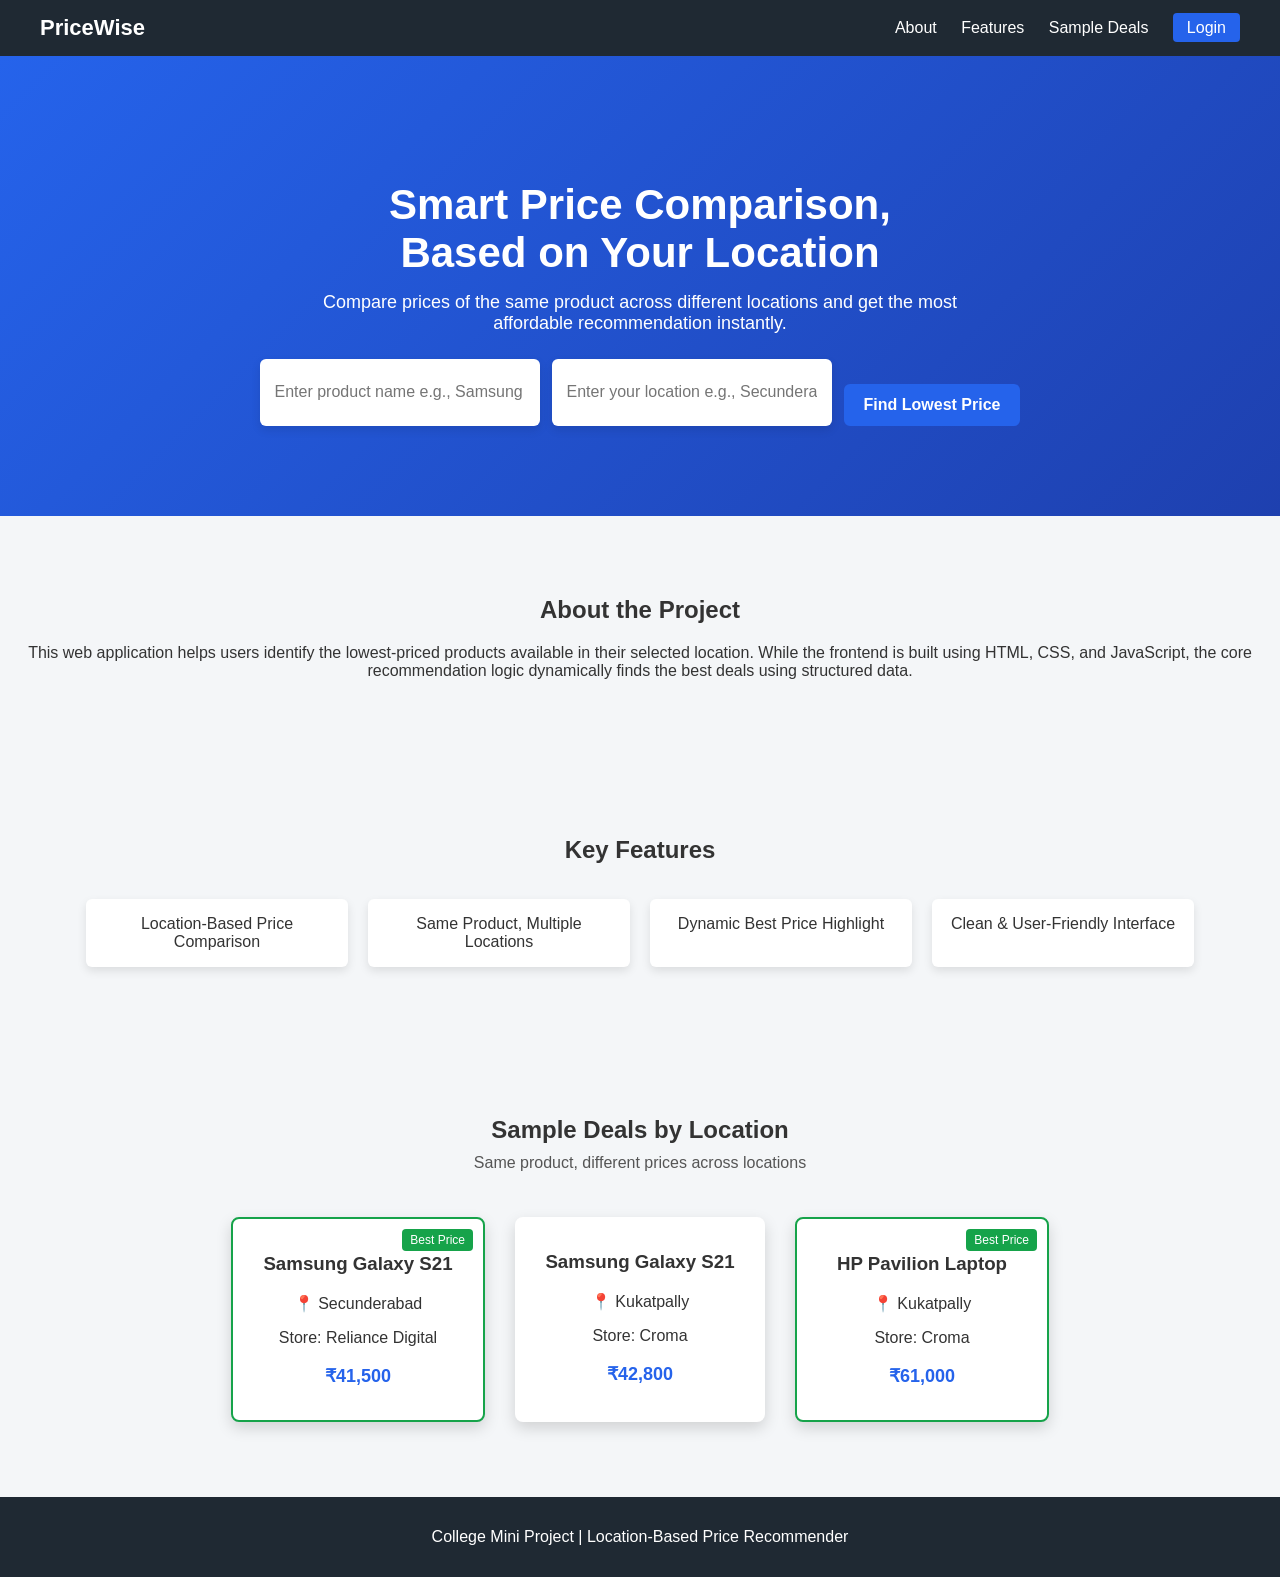
<file: fwd/index.html>
<!DOCTYPE html>
<html lang="en">
<head>
    <meta charset="UTF-8">
    <title>Location-Based Price Recommender System | PriceWise</title>
    <link rel="stylesheet" href="style.css">
</head>
<body>

<!-- ===== NAVBAR ===== -->
<header class="navbar">
    <h2 class="logo">PriceWise</h2>
    <nav>
        <a href="#about">About</a>
        <a href="#features">Features</a>
        <a href="#deals">Sample Deals</a>
        <a href="login.html" class="nav-btn">Login</a>
    </nav>
</header>

<!-- ===== HERO SECTION ===== -->
<section class="hero">
    <div class="hero-text">
        <h1>Smart Price Comparison,<br>Based on Your Location</h1>
        <p>
            Compare prices of the same product across different locations and
            get the most affordable recommendation instantly.
        </p>

        <!-- ===== HERO SEARCH FORM ===== -->
        <div class="hero-search">
            <input type="text" id="heroProduct" placeholder="Enter product name e.g., Samsung Galaxy S21">
            <input type="text" id="heroLocation" placeholder="Enter your location e.g., Secunderabad">
            <button onclick="heroSearch()">Find Lowest Price</button>
        </div>
    </div>
</section>

<!-- ===== ABOUT SECTION ===== -->
<section class="about" id="about">
    <h2>About the Project</h2>
    <p>
        This web application helps users identify the lowest-priced products
        available in their selected location. While the frontend is built using
        HTML, CSS, and JavaScript, the core recommendation logic dynamically
        finds the best deals using structured data.
    </p>
</section>

<!-- ===== FEATURES SECTION ===== -->
<section class="features" id="features">
    <h2>Key Features</h2>
    <div class="feature-box">
        <div class="feature">Location-Based Price Comparison</div>
        <div class="feature">Same Product, Multiple Locations</div>
        <div class="feature">Dynamic Best Price Highlight</div>
        <div class="feature">Clean & User-Friendly Interface</div>
    </div>
</section>

<!-- ===== SAMPLE DEALS SECTION ===== -->
<section class="deals" id="deals">
    <h2>Sample Deals by Location</h2>
    <p class="subtitle">Same product, different prices across locations</p>

    <div class="product-section">
        <div class="product-card highlight">
            <h3>Samsung Galaxy S21</h3>
            <p>📍 Secunderabad</p>
            <p>Store: Reliance Digital</p>
            <p class="price">₹41,500</p>
            <span class="tag best">Best Price</span>
        </div>

        <div class="product-card">
            <h3>Samsung Galaxy S21</h3>
            <p>📍 Kukatpally</p>
            <p>Store: Croma</p>
            <p class="price">₹42,800</p>
        </div>

        <div class="product-card highlight">
            <h3>HP Pavilion Laptop</h3>
            <p>📍 Kukatpally</p>
            <p>Store: Croma</p>
            <p class="price">₹61,000</p>
            <span class="tag best">Best Price</span>
        </div>
    </div>
</section>

<!-- ===== FOOTER ===== -->
<footer>
    <p>College Mini Project | Location-Based Price Recommender</p>
</footer>

<script>
/* ===== HERO SEARCH FUNCTION ===== */
function heroSearch() {
    const product = document.getElementById("heroProduct").value.trim();
    const location = document.getElementById("heroLocation").value.trim();

    if (!product || !location) {
        alert("Please enter both product and location!");
        return;
    }

    // Store in localStorage to prefill search in products.html
    localStorage.setItem("searchProduct", product);
    localStorage.setItem("searchLocation", location);

    // Redirect to products page
    window.location.href = "products.html";
}
</script>

</body>
</html>
</file>
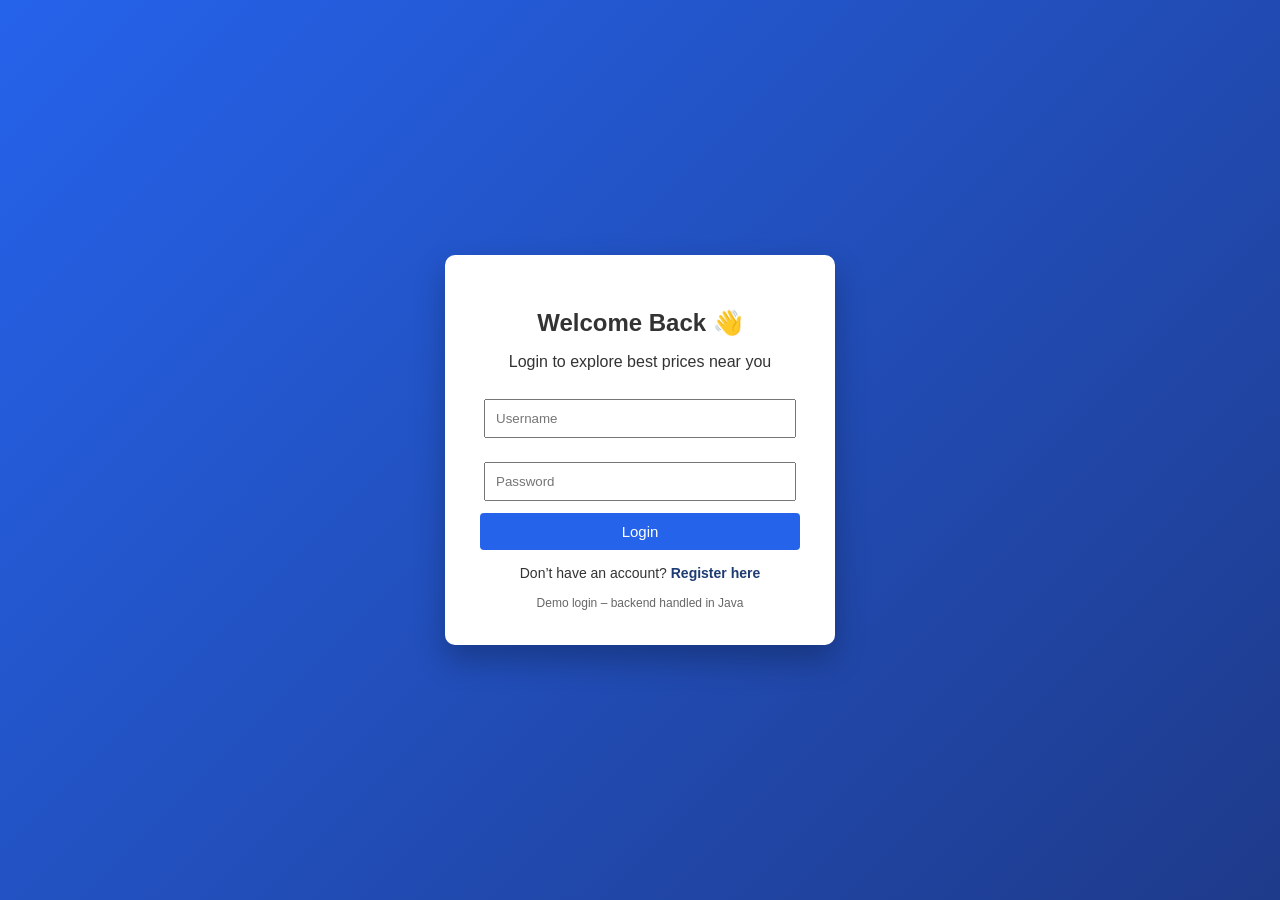
<file: fwd/login.html>
<!DOCTYPE html>
<html lang="en">
<head>
    <meta charset="UTF-8">
    <title>Login | PriceWise</title>
    <link rel="stylesheet" href="style.css">
</head>
<body class="login-body">

<div class="login-box">
    <h2>Welcome Back 👋</h2>
    <p>Login to explore best prices near you</p>

    <input type="text" placeholder="Username">
    <input type="password" placeholder="Password">

    <button onclick="window.location.href='products.html'">Login</button>
    <p class="register-text">
    Don’t have an account?
    <a href="register.html">Register here</a>
</p>

    <span class="login-note">Demo login – backend handled in Java</span>
</div>

</body>
</html>
</file>
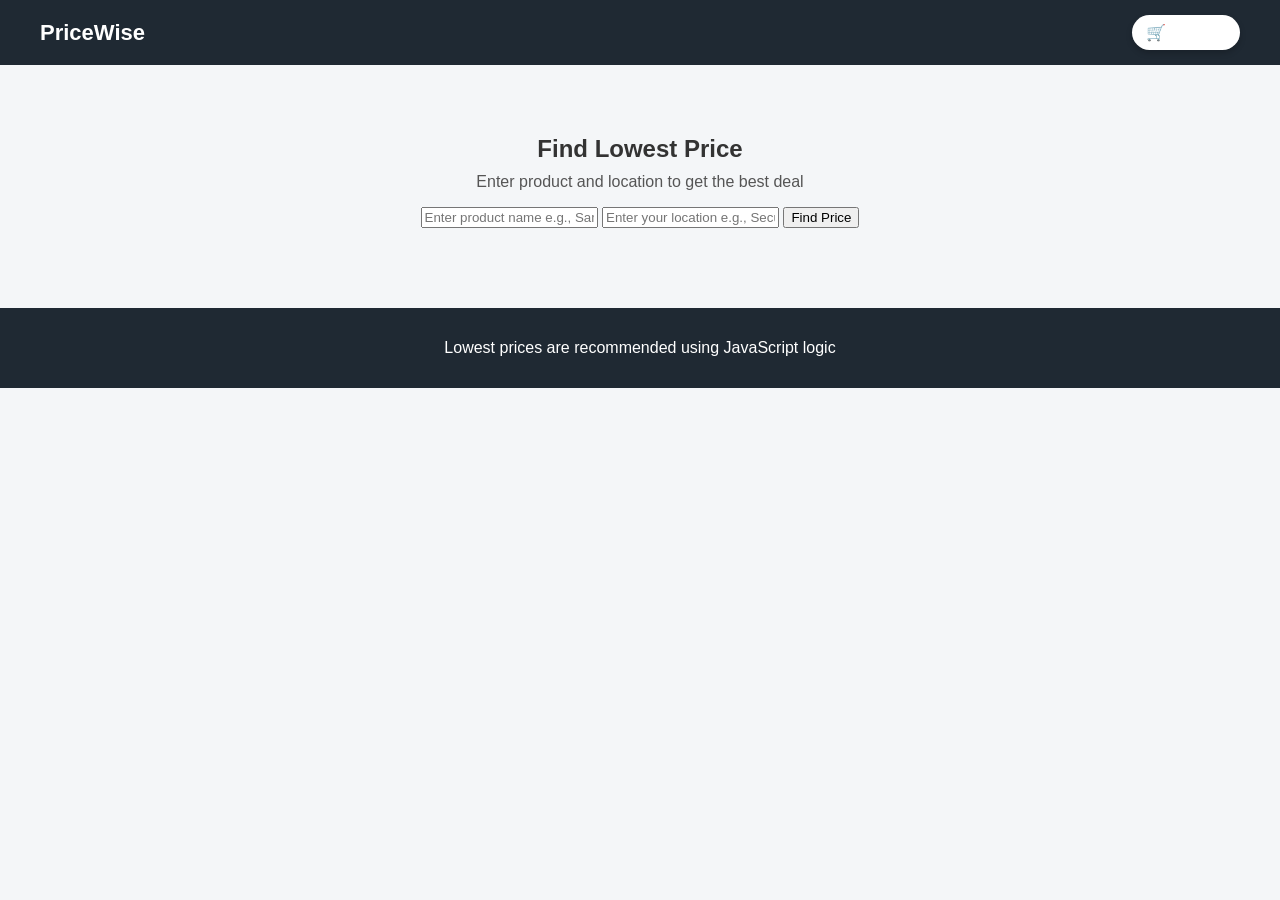
<file: fwd/products.html>
<!DOCTYPE html>
<html lang="en">
<head>
    <meta charset="UTF-8">
    <title>Recommended Products | PriceWise</title>
    <link rel="stylesheet" href="style.css">
</head>
<body>

<header class="navbar">
    <h2 class="logo">PriceWise</h2>
    <div class="cart-icon" onclick="openCart()">🛒 Cart (<span id="cart-count">0</span>)</div>
</header>

<!-- ===== SEARCH SECTION ===== -->
<section class="products-wrapper">
    <h2>Find Lowest Price</h2>
    <p class="subtitle">Enter product and location to get the best deal</p>

    <div class="search-container">
        <input type="text" id="searchProduct" placeholder="Enter product name e.g., Samsung Galaxy S21">
        <input type="text" id="searchLocation" placeholder="Enter your location e.g., Secunderabad">
        <button onclick="searchProduct()">Find Price</button>
    </div>

    <div id="searchResults" class="product-section">
        <!-- Dynamic product cards will appear here -->
    </div>
</section>

<!-- ===== CART MODAL ===== -->
<div class="cart-modal" id="cartModal">
    <div class="cart-content">
        <h2>Your Cart</h2>
        <ul id="cart-items"></ul>
        <p class="total">Total: ₹<span id="total-price">0</span></p>
        <div class="cart-actions">
            <button onclick="closeCart()">Close</button>
            <button class="buy-btn" onclick="buyNow()">Buy Now</button>
        </div>
    </div>
</div>

<script src="script.js"></script>
<footer>
    <p>Lowest prices are recommended using JavaScript logic</p>
</footer>
</body>
</html>
</file>
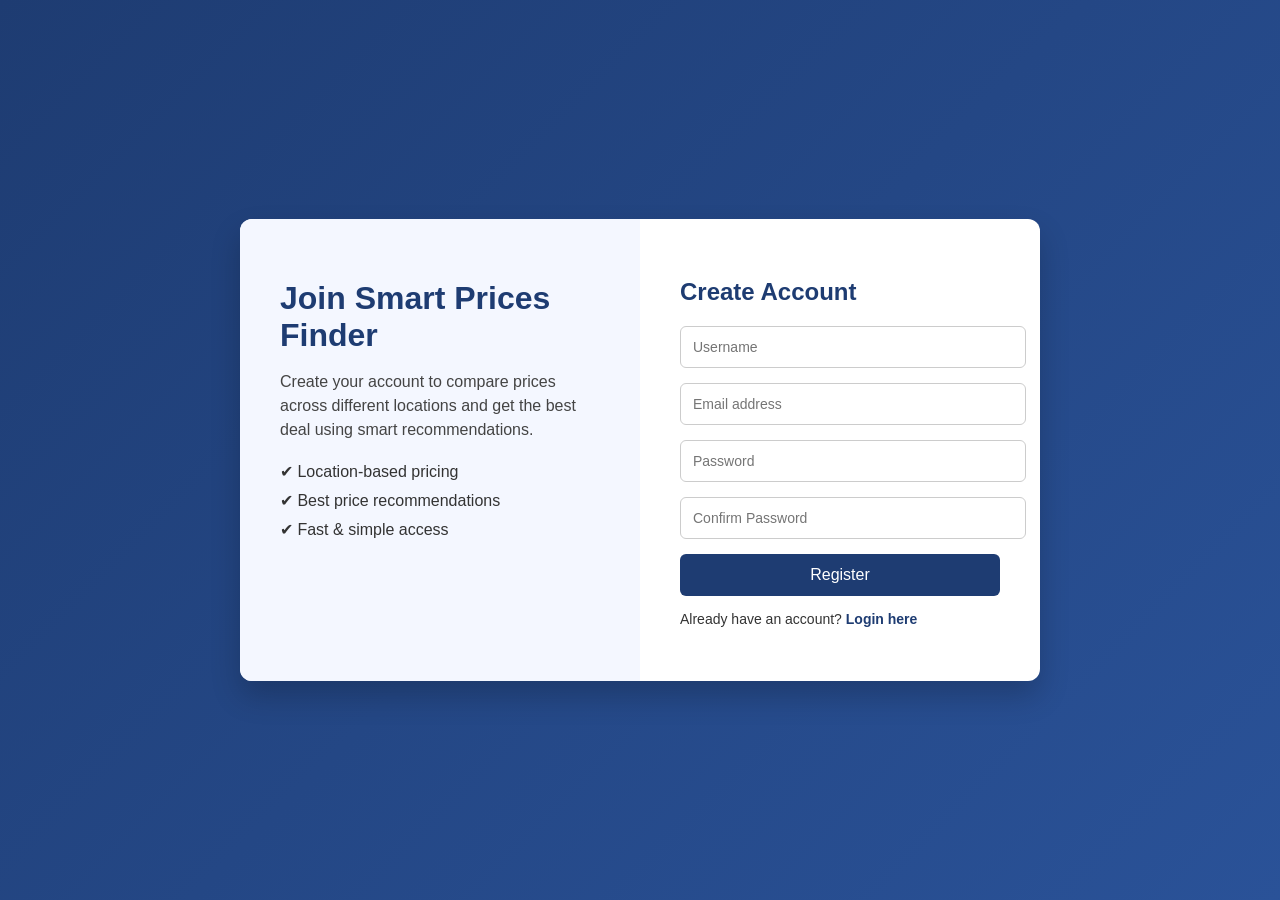
<file: fwd/register.html>
<!DOCTYPE html>
<html lang="en">
<head>
    <meta charset="UTF-8">
    <title>Create Account | Smart Prices Finder</title>
    <link rel="stylesheet" href="style.css">
</head>
<body>

<div class="auth-wrapper">
    <div class="auth-card">

        <!-- Left info panel -->
        <div class="auth-info">
            <h1>Join Smart Prices Finder</h1>
            <p>
                Create your account to compare prices across different locations
                and get the best deal using smart recommendations.
            </p>
            <ul>
                <li>✔ Location-based pricing</li>
                <li>✔ Best price recommendations</li>
                <li>✔ Fast & simple access</li>
            </ul>
        </div>

        <!-- Registration form -->
        <div class="auth-form">
            <h2>Create Account</h2>

            <input type="text" placeholder="Username" required>
            <input type="email" placeholder="Email address" required>
            <input type="password" placeholder="Password" required>
            <input type="password" placeholder="Confirm Password" required>

            <button onclick="register()">Register</button>

            <p class="register-text">
                Already have an account?
                <a href="login.html">Login here</a>
            </p>
        </div>

    </div>
</div>

<script>
function register() {
    alert("Registration successful! Please login.");
    window.location.href = "login.html";
}
</script>

</body>
</html>
</file>
<file: fwd/style.css>
body {
    margin: 0;
    font-family: "Segoe UI", Arial, sans-serif;
    background-color: #f4f6f8;
    color: #333;
}

/* NAVBAR */
.navbar {
    background-color: #1f2933;
    padding: 15px 40px;
    display: flex;
    justify-content: space-between;
    align-items: center;
    color: white;
}

.logo {
    margin: 0;
    font-size: 22px;
}

.navbar nav a {
    color: white;
    margin-left: 20px;
    text-decoration: none;
    font-weight: 500;
}

.nav-btn {
    background-color: #2563eb;
    padding: 6px 14px;
    border-radius: 4px;
}

/* HERO */
.hero {
    background: linear-gradient(135deg, #2563eb, #1e40af);
    color: white;
    padding: 90px 20px;
    text-align: center;
}

.hero h1 {
    font-size: 42px;
    margin-bottom: 15px;
}

.hero p {
    font-size: 18px;
    max-width: 650px;
    margin: auto;
}

.hero button {
    margin-top: 25px;
    padding: 12px 26px;
    border: none;
    background-color: white;
    color: #2563eb;
    font-size: 16px;
    font-weight: bold;
    cursor: pointer;
    border-radius: 4px;
}

/* SECTIONS */
.about, .features, .deals {
    padding: 60px 20px;
    text-align: center;
}

.feature-box {
    display: flex;
    justify-content: center;
    flex-wrap: wrap;
    margin-top: 25px;
}

.feature {
    background: white;
    padding: 16px;
    margin: 10px;
    width: 230px;
    border-radius: 6px;
    box-shadow: 0 4px 10px rgba(0,0,0,0.1);
}

/* PRODUCTS */
.product-section {
    display: flex;
    justify-content: center;
    flex-wrap: wrap;
    margin-top: 30px;
}

.product-card {
    background: white;
    width: 220px;
    margin: 15px;
    padding: 15px;
    border-radius: 8px;
    box-shadow: 0 6px 15px rgba(0,0,0,0.15);
    position: relative;
}

.product-card img {
    width: 100%;
    height: 140px;
    object-fit: cover;
    border-radius: 5px;
}

.price {
    font-size: 18px;
    font-weight: bold;
    color: #2563eb;
}

/* BEST PRICE TAG */
.tag.best {
    position: absolute;
    top: 10px;
    right: 10px;
    background-color: #16a34a;
    color: white;
    padding: 4px 8px;
    font-size: 12px;
    border-radius: 4px;
}

.highlight {
    border: 2px solid #16a34a;
}

/* FOOTER */
footer {
    background-color: #1f2933;
    color: white;
    text-align: center;
    padding: 15px;
}

.subtitle {
    color: #555;
    margin-top: -10px;
}

/* LOGIN PAGE */
.login-body {
    height: 100vh;
    background: linear-gradient(135deg, #2563eb, #1e3a8a);
    display: flex;
    justify-content: center;
    align-items: center;
}

.login-box {
    background: white;
    padding: 35px;
    width: 320px;
    text-align: center;
    border-radius: 10px;
    box-shadow: 0 15px 30px rgba(0,0,0,0.25);
}

.login-box h2 {
    margin-bottom: 10px;
}

.login-box input {
    width: 90%;
    padding: 10px;
    margin: 12px 0;
}

.login-box button {
    width: 100%;
    padding: 10px;
    background-color: #2563eb;
    color: white;
    border: none;
    cursor: pointer;
    font-size: 15px;
    border-radius: 4px;
}

.login-note {
    display: block;
    margin-top: 15px;
    font-size: 12px;
    color: #666;
}

.products-wrapper {
    padding: 50px 20px;
    text-align: center;
}

.specs {
    font-size: 14px;
    color: #555;
}

/* ===== Auth Pages (Login & Register) ===== */

.auth-wrapper {
    height: 100vh;
    background: linear-gradient(135deg, #1e3c72, #2a5298);
    display: flex;
    justify-content: center;
    align-items: center;
}

.auth-card {
    background: #fff;
    width: 800px;
    max-width: 95%;
    display: flex;
    border-radius: 12px;
    overflow: hidden;
    box-shadow: 0 15px 30px rgba(0,0,0,0.2);
}

.auth-info {
    flex: 1;
    background: #f4f7ff;
    padding: 40px;
}

.auth-info h1 {
    margin-bottom: 15px;
    color: #1e3c72;
}

.auth-info p {
    margin-bottom: 20px;
    color: #444;
    line-height: 1.5;
}

.auth-info ul {
    list-style: none;
    padding: 0;
}

.auth-info li {
    margin-bottom: 10px;
    font-weight: 500;
}

.auth-form {
    flex: 1;
    padding: 40px;
}

.auth-form h2 {
    margin-bottom: 20px;
    color: #1e3c72;
}

.auth-form input {
    width: 100%;
    padding: 12px;
    margin-bottom: 15px;
    border-radius: 6px;
    border: 1px solid #ccc;
    font-size: 14px;
}

.auth-form button {
    width: 100%;
    padding: 12px;
    background: #1e3c72;
    color: #fff;
    border: none;
    border-radius: 6px;
    font-size: 16px;
    cursor: pointer;
}

.auth-form button:hover {
    background: #16305c;
}

.register-text {
    margin-top: 15px;
    font-size: 14px;
}

.register-text a {
    color: #1e3c72;
    font-weight: bold;
    text-decoration: none;
}

.register-text a:hover {
    text-decoration: underline;
}

.card-actions {
    display: flex;
    gap: 10px;
    margin-top: 12px;
}

.card-actions button {
    flex: 1;
    padding: 10px;
    border: none;
    border-radius: 6px;
    cursor: pointer;
    font-size: 14px;
}

.card-actions button:first-child {
    background-color: #1e3c72;
    color: white;
}

.card-actions button:first-child:hover {
    background-color: #16305c;
}

.explore-btn {
    background-color: #eaeaea;
}

.explore-btn:hover {
    background-color: #d5d5d5;
}

.cart-icon {
    cursor: pointer;
    font-weight: bold;
    background: #fff;
    padding: 8px 14px;
    border-radius: 20px;
    box-shadow: 0 3px 6px rgba(0,0,0,0.2);
}

/* ===== Cart Modal ===== */

.cart-modal {
    display: none;
    position: fixed;
    top: 0;
    left: 0;
    width: 100%;
    height: 100%;
    background: rgba(0,0,0,0.5);
    z-index: 999;
}

.cart-content {
    background: #fff;
    width: 420px;
    max-width: 90%;
    margin: 8% auto;
    padding: 25px;
    border-radius: 12px;
    box-shadow: 0 10px 30px rgba(0,0,0,0.3);
}

.cart-content h2 {
    margin-bottom: 15px;
    color: #1e3c72;
}

.cart-content ul {
    list-style: none;
    padding: 0;
    max-height: 200px;
    overflow-y: auto;
}

.cart-content li {
    padding: 8px 0;
    border-bottom: 1px solid #eee;
}

.total {
    font-weight: bold;
    margin-top: 15px;
}

.cart-actions {
    display: flex;
    justify-content: space-between;
    margin-top: 20px;
}

.cart-actions button {
    padding: 10px 15px;
    border: none;
    border-radius: 6px;
    cursor: pointer;
}

.buy-btn {
    background-color: #28a745;
    color: #fff;
}

.buy-btn:hover {
    background-color: #218838;
}

/* ===== HERO SEARCH ===== */
.hero-search {
    margin-top: 25px;
    display: flex;
    justify-content: center;
    flex-wrap: wrap;
    gap: 12px;
}

.hero-search input {
    padding: 12px 15px;
    border-radius: 6px;
    border: none;
    font-size: 16px;
    width: 250px;
    max-width: 90%;
    box-shadow: 0 4px 10px rgba(0,0,0,0.1);
}

.hero-search input:focus {
    outline: none;
    border: 2px solid #2563eb;
}

.hero-search button {
    padding: 12px 20px;
    background-color: #2563eb;
    color: white;
    font-size: 16px;
    font-weight: bold;
    border: none;
    border-radius: 6px;
    cursor: pointer;
    transition: background-color 0.2s ease;
}

.hero-search button:hover {
    background-color: #1e40af;
}

/* ===== RESPONSIVE HERO SEARCH ===== */
@media (max-width: 600px) {
    .hero-search {
        flex-direction: column;
        align-items: center;
    }

    .hero-search input {
        width: 90%;
    }

    .hero-search button {
        width: 90%;
    }
}
</file>
